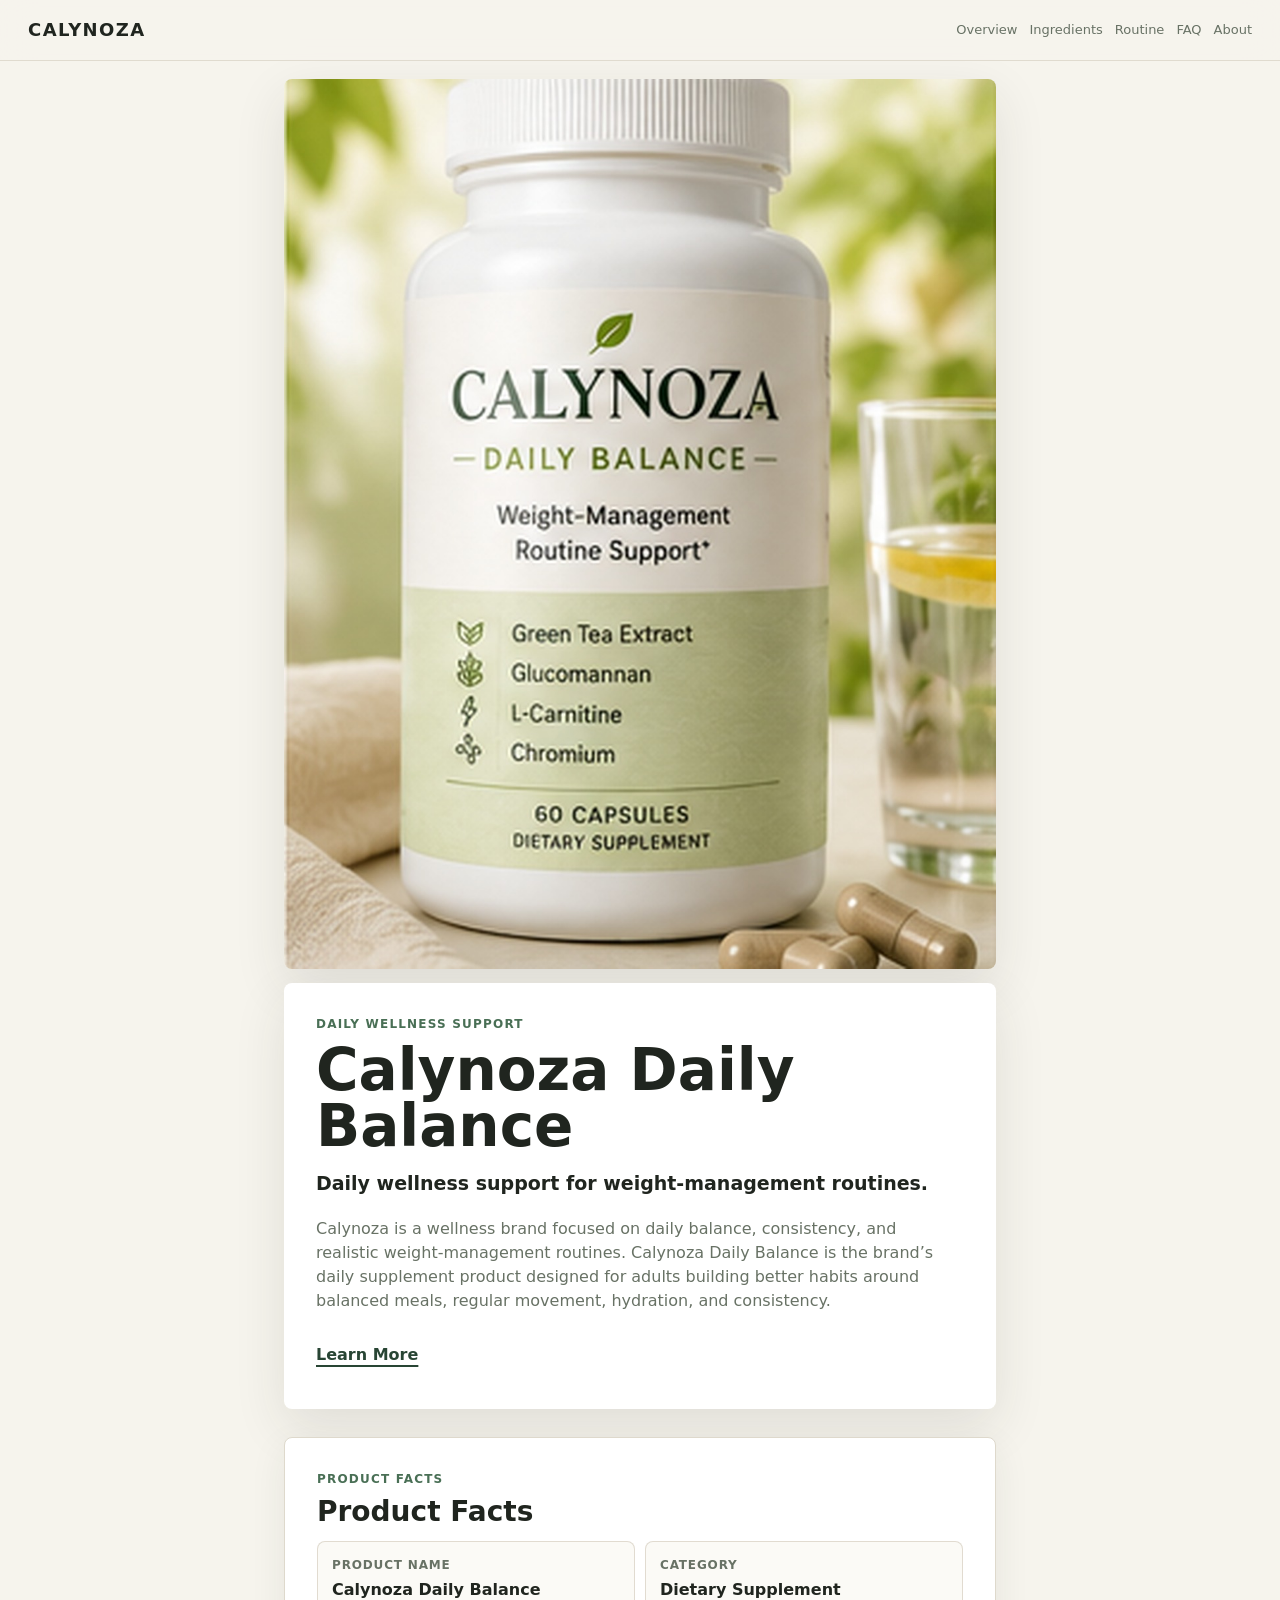
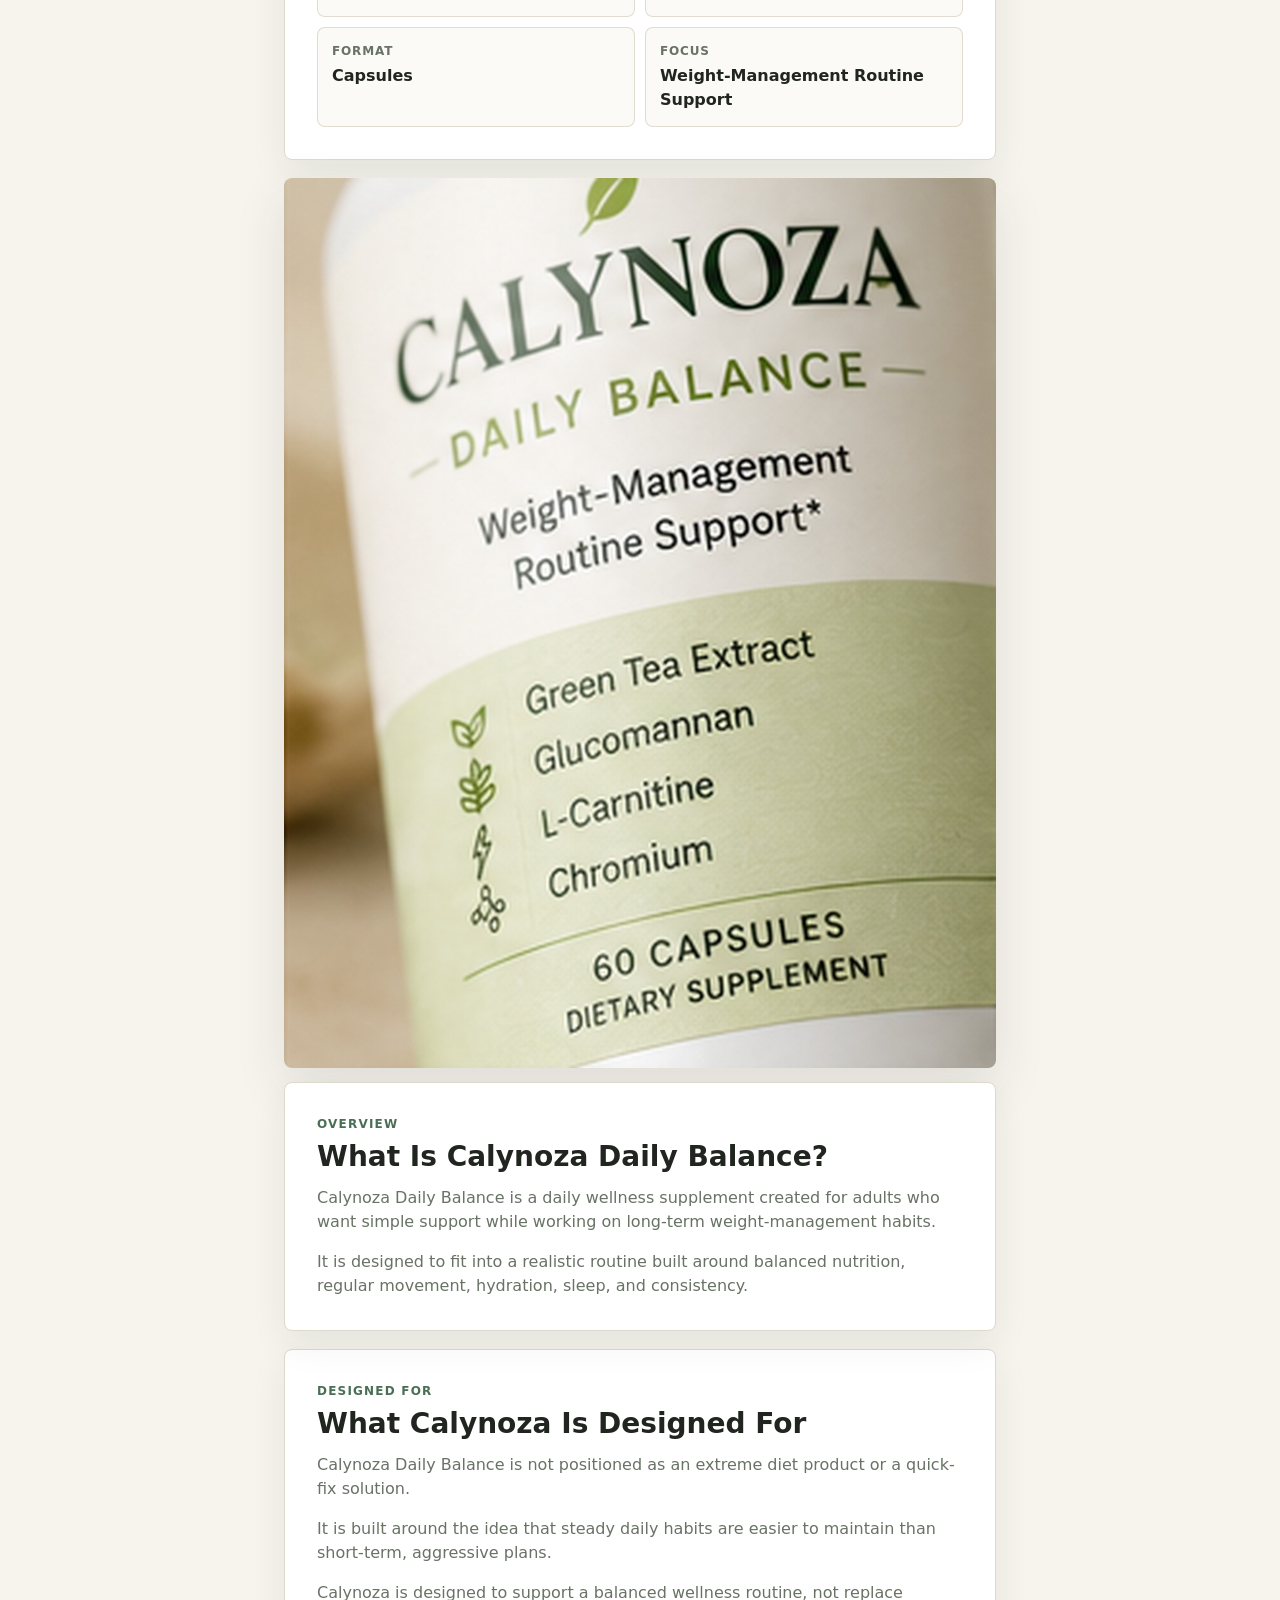
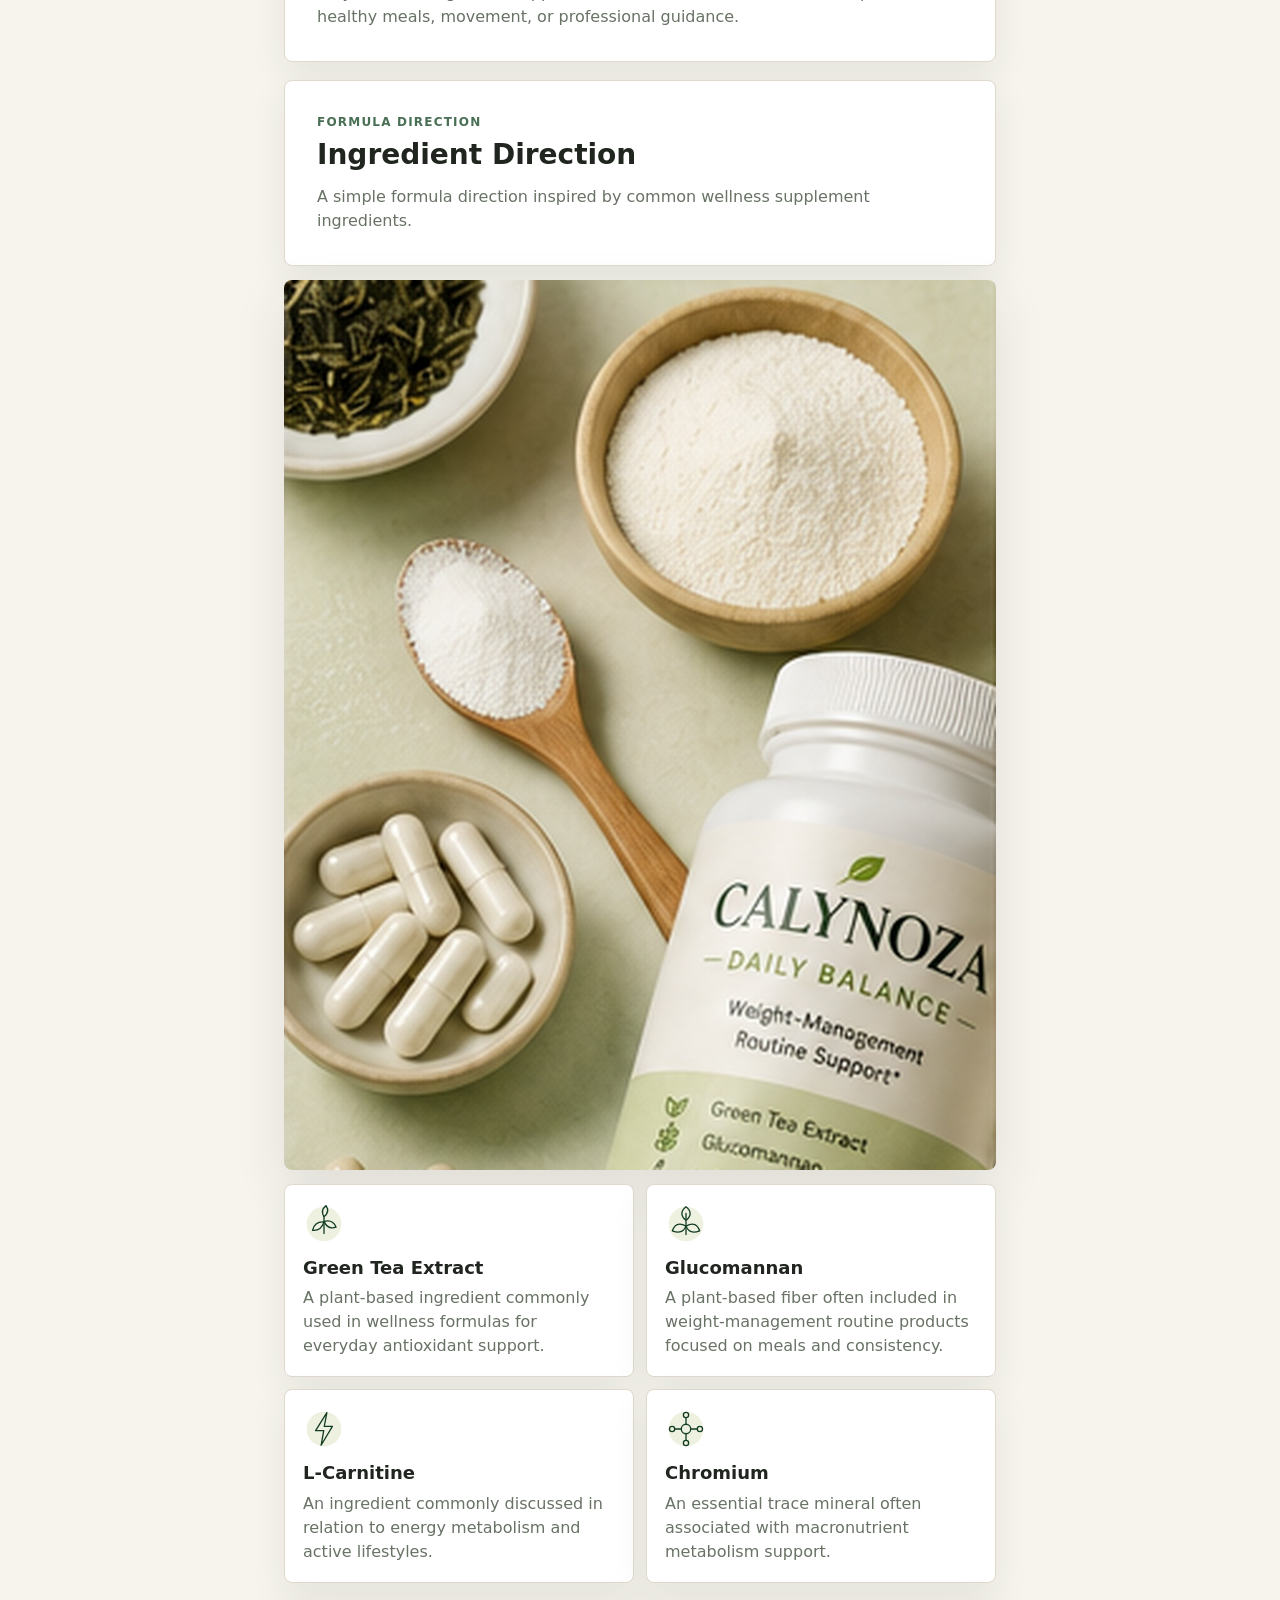
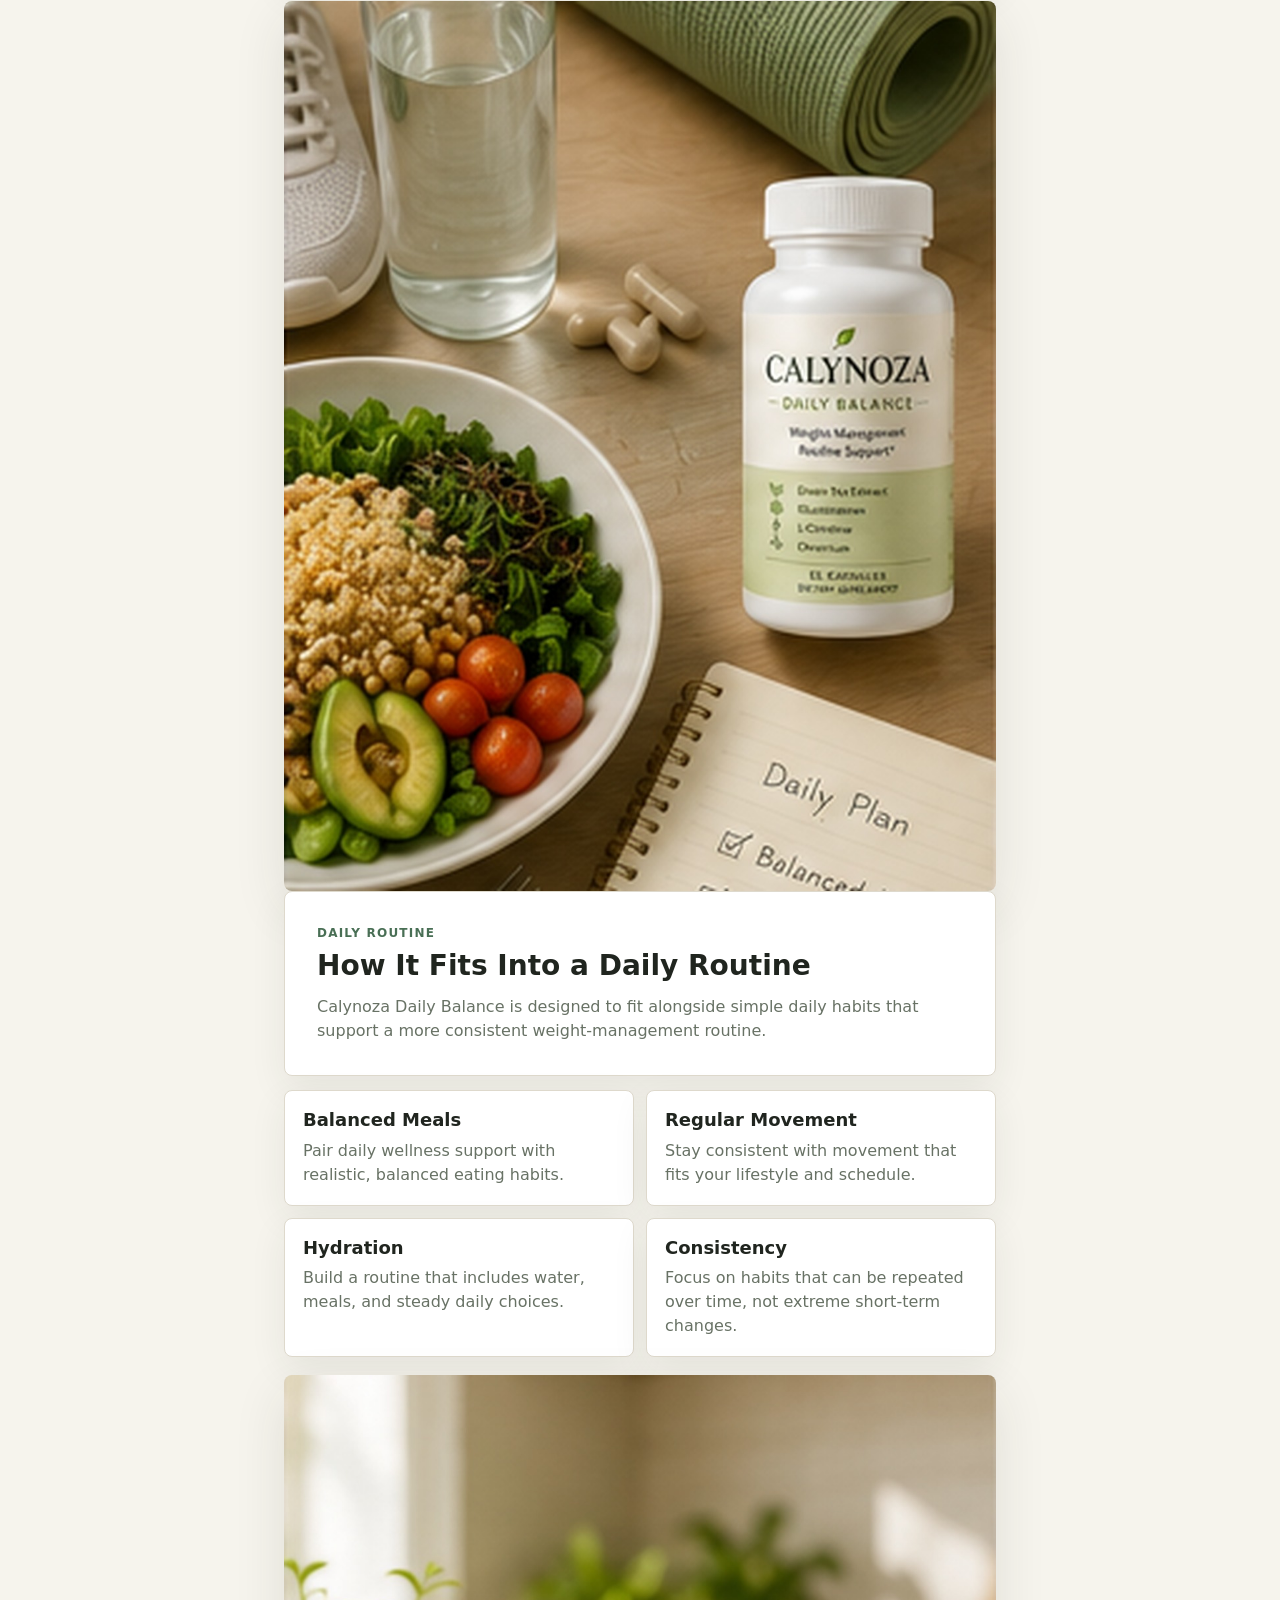
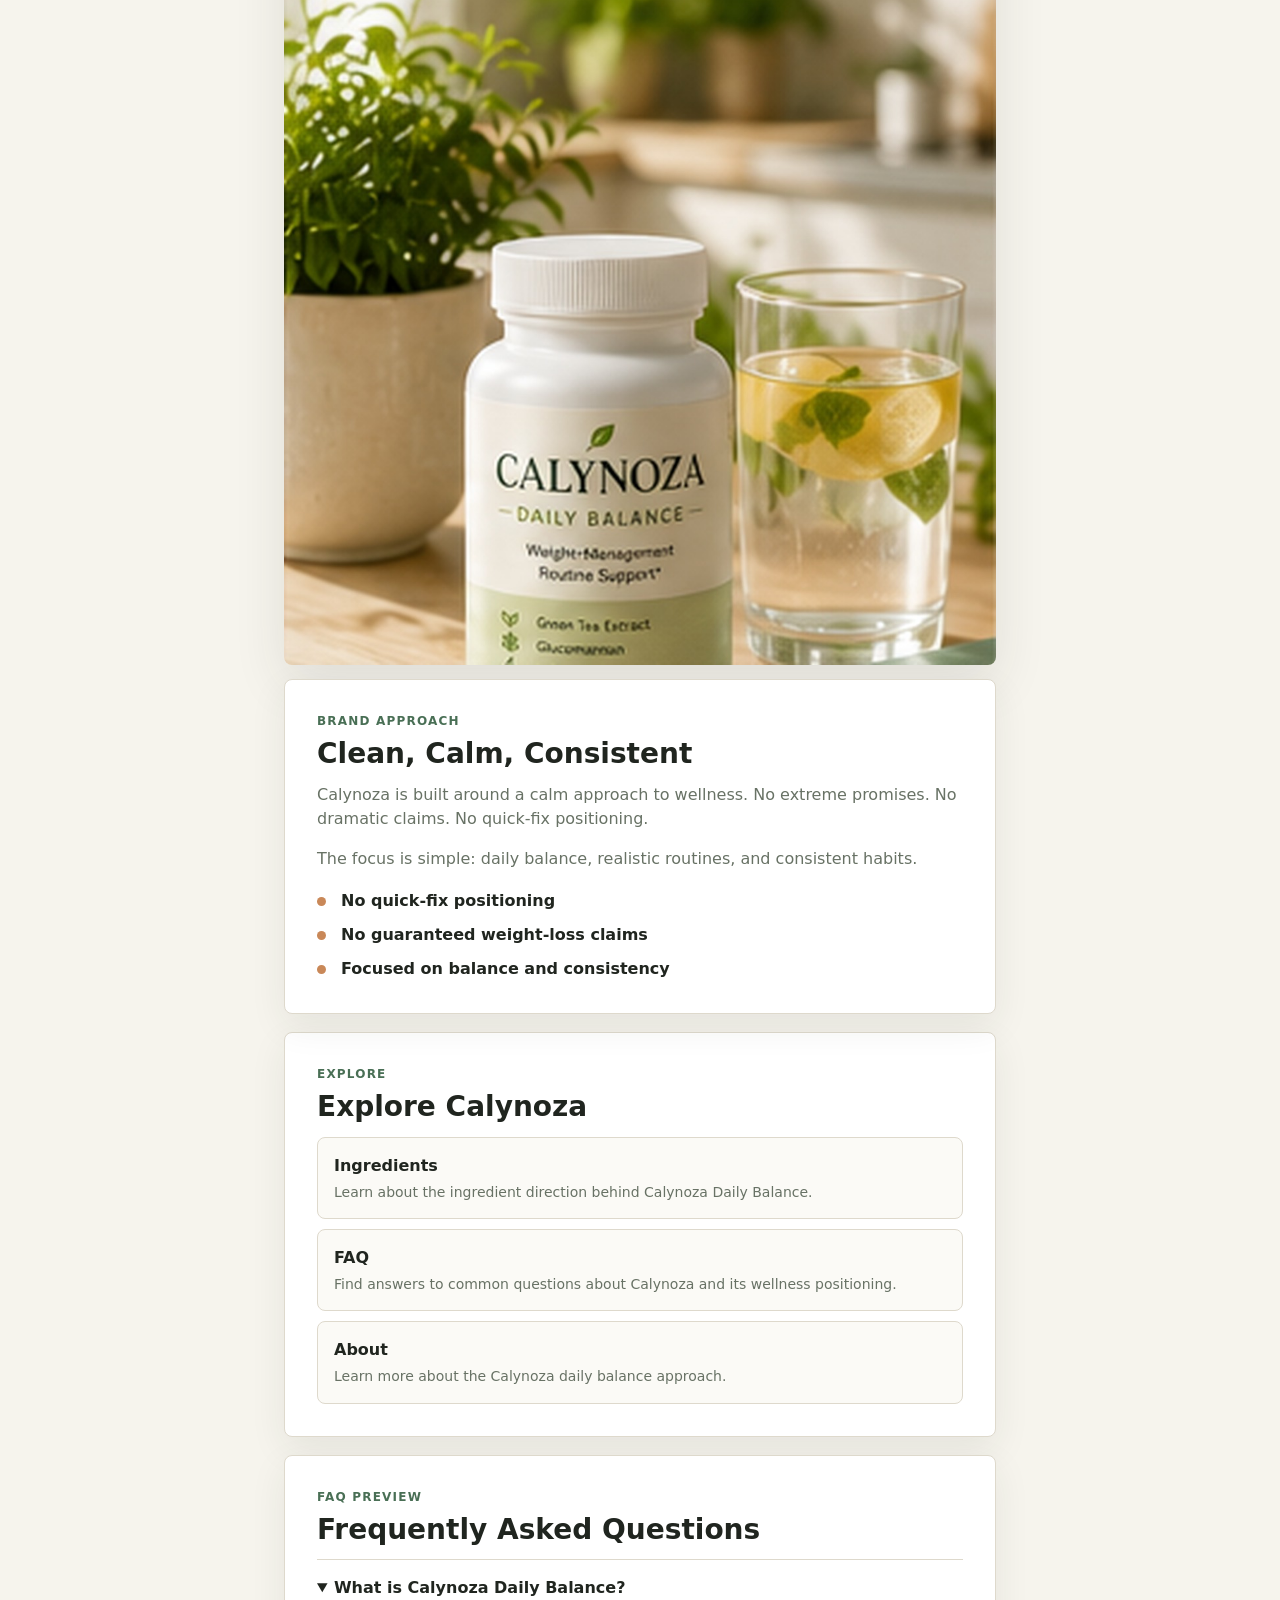
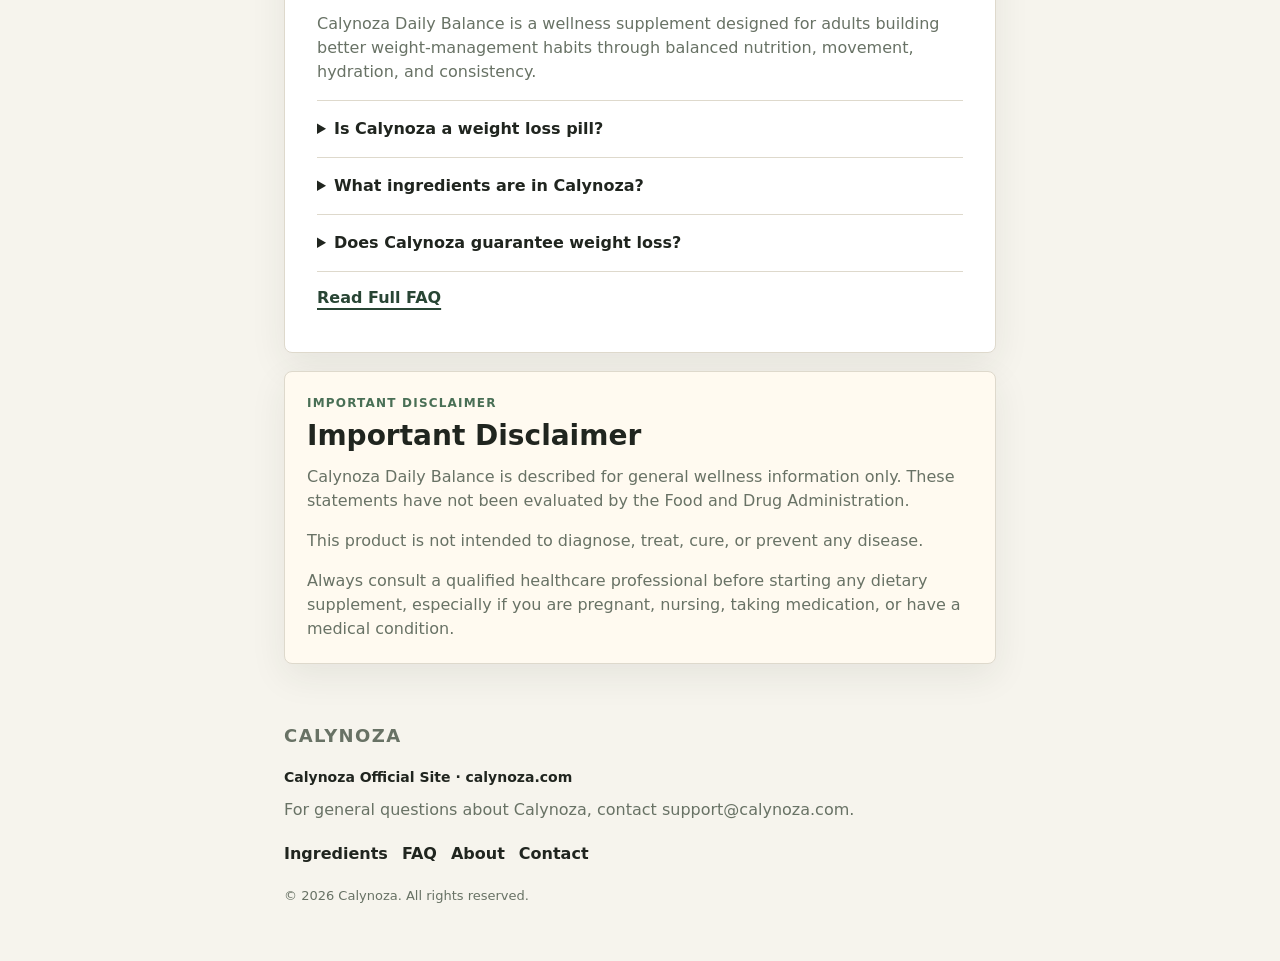
<file: index.html>
<!doctype html>
<html lang="en">
  <head>
    <meta charset="utf-8">
    <meta name="viewport" content="width=device-width, initial-scale=1">
    <title>Calynoza Official | Calynoza Daily Balance</title>
    <meta name="description" content="Calynoza is a wellness brand focused on daily balance and weight-management routine support. Learn about Calynoza Daily Balance, ingredients, FAQ, and the brand approach.">
    <meta name="robots" content="index, follow">
    <link rel="canonical" href="https://calynoza.com/">
    <meta property="og:type" content="website">
    <meta property="og:site_name" content="CALYNOZA">
    <meta property="og:title" content="Calynoza Official | Calynoza Daily Balance">
    <meta property="og:description" content="Calynoza is a wellness brand focused on daily balance and weight-management routine support.">
    <meta property="og:url" content="https://calynoza.com/">
    <meta property="og:image" content="https://calynoza.com/assets/calynoza-og-image.jpg">
    <meta name="twitter:card" content="summary_large_image">
    <meta name="twitter:title" content="Calynoza Official | Calynoza Daily Balance">
    <meta name="twitter:description" content="Calynoza is a wellness brand focused on daily balance and weight-management routine support.">
    <meta name="twitter:image" content="https://calynoza.com/assets/calynoza-og-image.jpg">
    <link rel="stylesheet" href="styles.css">
  </head>
  <body>
    <header class="site-header">
      <a class="brand" href="/" aria-label="CALYNOZA home">CALYNOZA</a>
      <nav class="nav" aria-label="Primary navigation">
        <a href="/">Overview</a>
        <a href="/ingredients/">Ingredients</a>
        <a href="/#routine">Routine</a>
        <a href="/faq/">FAQ</a>
        <a href="/about/">About</a>
      </nav>
    </header>

    <main>
      <section class="hero" id="overview">
        <img class="hero-image" src="assets/calynoza-mobile-hero.jpg" alt="Calynoza Daily Balance bottle with calm wellness styling">
        <div class="hero-copy">
          <p class="eyebrow">Daily wellness support</p>
          <h1>Calynoza Daily Balance</h1>
          <p class="subtitle">Daily wellness support for weight-management routines.</p>
          <p>Calynoza is a wellness brand focused on daily balance, consistency, and realistic weight-management routines. Calynoza Daily Balance is the brand’s daily supplement product designed for adults building better habits around balanced meals, regular movement, hydration, and consistency.</p>
          <a class="text-link" href="#facts">Learn More</a>
        </div>
      </section>

      <section class="section card" id="facts">
        <p class="section-kicker">Product Facts</p>
        <h2>Product Facts</h2>
        <dl class="facts-grid">
          <div>
            <dt>Product Name</dt>
            <dd>Calynoza Daily Balance</dd>
          </div>
          <div>
            <dt>Category</dt>
            <dd>Dietary Supplement</dd>
          </div>
          <div>
            <dt>Format</dt>
            <dd>Capsules</dd>
          </div>
          <div>
            <dt>Focus</dt>
            <dd>Weight-Management Routine Support</dd>
          </div>
        </dl>
      </section>

      <section class="section split-card">
        <img src="assets/calynoza-label-closeup.jpg" alt="Close-up view of Calynoza Daily Balance label">
        <div class="card">
          <p class="section-kicker">Overview</p>
          <h2>What Is Calynoza Daily Balance?</h2>
          <p>Calynoza Daily Balance is a daily wellness supplement created for adults who want simple support while working on long-term weight-management habits.</p>
          <p>It is designed to fit into a realistic routine built around balanced nutrition, regular movement, hydration, sleep, and consistency.</p>
        </div>
      </section>

      <section class="section card">
        <p class="section-kicker">Designed For</p>
        <h2>What Calynoza Is Designed For</h2>
        <p>Calynoza Daily Balance is not positioned as an extreme diet product or a quick-fix solution.</p>
        <p>It is built around the idea that steady daily habits are easier to maintain than short-term, aggressive plans.</p>
        <p>Calynoza is designed to support a balanced wellness routine, not replace healthy meals, movement, or professional guidance.</p>
      </section>

      <section class="section" id="ingredients">
        <div class="card intro-card">
          <p class="section-kicker">Formula Direction</p>
          <h2>Ingredient Direction</h2>
          <p>A simple formula direction inspired by common wellness supplement ingredients.</p>
        </div>
        <img class="full-image" src="assets/calynoza-ingredient-blend.jpg" alt="Ingredient blend arranged for Calynoza Daily Balance">
        <div class="ingredient-list">
          <article class="mini-card">
            <img src="assets/icon-green-tea.svg" alt="Green Tea Extract icon">
            <h3>Green Tea Extract</h3>
            <p>A plant-based ingredient commonly used in wellness formulas for everyday antioxidant support.</p>
          </article>
          <article class="mini-card">
            <img src="assets/icon-glucomannan.svg" alt="Glucomannan plant fiber icon">
            <h3>Glucomannan</h3>
            <p>A plant-based fiber often included in weight-management routine products focused on meals and consistency.</p>
          </article>
          <article class="mini-card">
            <img src="assets/icon-l-carnitine.svg" alt="L-Carnitine energy support icon">
            <h3>L-Carnitine</h3>
            <p>An ingredient commonly discussed in relation to energy metabolism and active lifestyles.</p>
          </article>
          <article class="mini-card">
            <img src="assets/icon-chromium.svg" alt="Chromium mineral support icon">
            <h3>Chromium</h3>
            <p>An essential trace mineral often associated with macronutrient metabolism support.</p>
          </article>
        </div>
      </section>

      <section class="section" id="routine">
        <img class="full-image" src="assets/calynoza-daily-routine-mobile.jpg" alt="Daily wellness routine with Calynoza Daily Balance">
        <div class="card">
          <p class="section-kicker">Daily Routine</p>
          <h2>How It Fits Into a Daily Routine</h2>
          <p>Calynoza Daily Balance is designed to fit alongside simple daily habits that support a more consistent weight-management routine.</p>
        </div>
        <div class="routine-grid">
          <article class="mini-card">
            <h3>Balanced Meals</h3>
            <p>Pair daily wellness support with realistic, balanced eating habits.</p>
          </article>
          <article class="mini-card">
            <h3>Regular Movement</h3>
            <p>Stay consistent with movement that fits your lifestyle and schedule.</p>
          </article>
          <article class="mini-card">
            <h3>Hydration</h3>
            <p>Build a routine that includes water, meals, and steady daily choices.</p>
          </article>
          <article class="mini-card">
            <h3>Consistency</h3>
            <p>Focus on habits that can be repeated over time, not extreme short-term changes.</p>
          </article>
        </div>
      </section>

      <section class="section split-card">
        <img src="assets/calynoza-lifestyle-mobile.jpg" alt="Calm daily lifestyle setting for Calynoza Daily Balance">
        <div class="card">
          <p class="section-kicker">Brand Approach</p>
          <h2>Clean, Calm, Consistent</h2>
          <p>Calynoza is built around a calm approach to wellness. No extreme promises. No dramatic claims. No quick-fix positioning.</p>
          <p>The focus is simple: daily balance, realistic routines, and consistent habits.</p>
          <ul class="check-list">
            <li>No quick-fix positioning</li>
            <li>No guaranteed weight-loss claims</li>
            <li>Focused on balance and consistency</li>
          </ul>
        </div>
      </section>

      <section class="section">
        <div class="card">
          <p class="section-kicker">Explore</p>
          <h2>Explore Calynoza</h2>
          <div class="explore-list">
            <a href="/ingredients/">
              <span>Ingredients</span>
              <small>Learn about the ingredient direction behind Calynoza Daily Balance.</small>
            </a>
            <a href="/faq/">
              <span>FAQ</span>
              <small>Find answers to common questions about Calynoza and its wellness positioning.</small>
            </a>
            <a href="/about/">
              <span>About</span>
              <small>Learn more about the Calynoza daily balance approach.</small>
            </a>
          </div>
        </div>
      </section>

      <section class="section card" id="faq">
        <p class="section-kicker">FAQ Preview</p>
        <h2>Frequently Asked Questions</h2>
        <details open>
          <summary>What is Calynoza Daily Balance?</summary>
          <p>Calynoza Daily Balance is a wellness supplement designed for adults building better weight-management habits through balanced nutrition, movement, hydration, and consistency.</p>
        </details>
        <details>
          <summary>Is Calynoza a weight loss pill?</summary>
          <p>Calynoza is not positioned as a quick-fix weight loss pill. It is designed as part of a daily wellness routine for adults working on long-term weight-management habits.</p>
        </details>
        <details>
          <summary>What ingredients are in Calynoza?</summary>
          <p>Calynoza Daily Balance is built around a formula direction inspired by Green Tea Extract, Glucomannan, L-Carnitine, and Chromium.</p>
        </details>
        <details>
          <summary>Does Calynoza guarantee weight loss?</summary>
          <p>No. Calynoza does not guarantee weight loss. Results vary and weight management depends on many factors, including nutrition, activity, sleep, health status, and consistency.</p>
        </details>
        <a class="text-link" href="/faq/">Read Full FAQ</a>
      </section>

      <section class="section disclaimer-card">
        <p class="section-kicker">Important Disclaimer</p>
        <h2>Important Disclaimer</h2>
        <p>Calynoza Daily Balance is described for general wellness information only. These statements have not been evaluated by the Food and Drug Administration.</p>
        <p>This product is not intended to diagnose, treat, cure, or prevent any disease.</p>
        <p>Always consult a qualified healthcare professional before starting any dietary supplement, especially if you are pregnant, nursing, taking medication, or have a medical condition.</p>
      </section>
    </main>

    <footer class="footer">
      <p class="footer-brand">CALYNOZA</p>
      <p class="official-site">Calynoza Official Site · calynoza.com</p>
      <p>For general questions about Calynoza, contact <a href="mailto:support@calynoza.com">support@calynoza.com</a>.</p>
      <nav aria-label="Footer navigation">
        <a href="/ingredients/">Ingredients</a>
        <a href="/faq/">FAQ</a>
        <a href="/about/">About</a>
        <a href="mailto:support@calynoza.com">Contact</a>
      </nav>
      <p class="copyright">© 2026 Calynoza. All rights reserved.</p>
    </footer>
  </body>
</html>
</file>
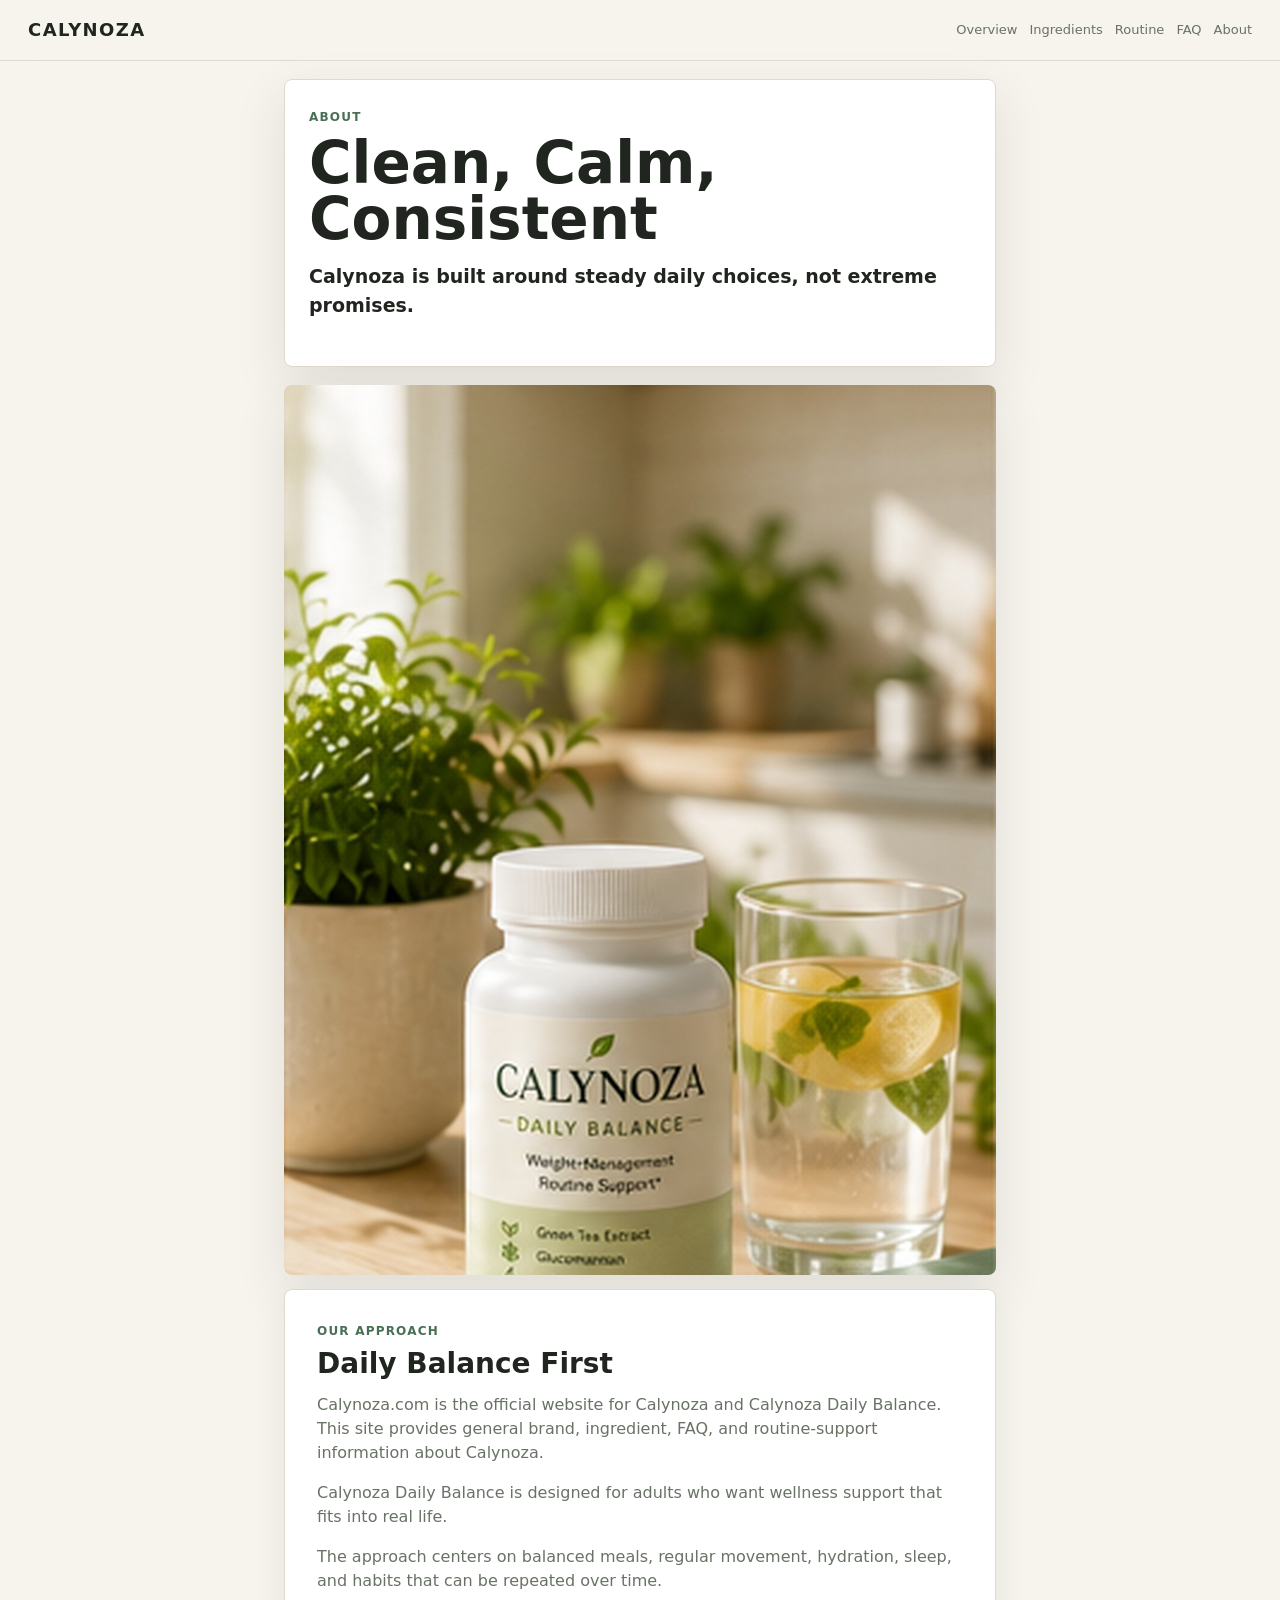
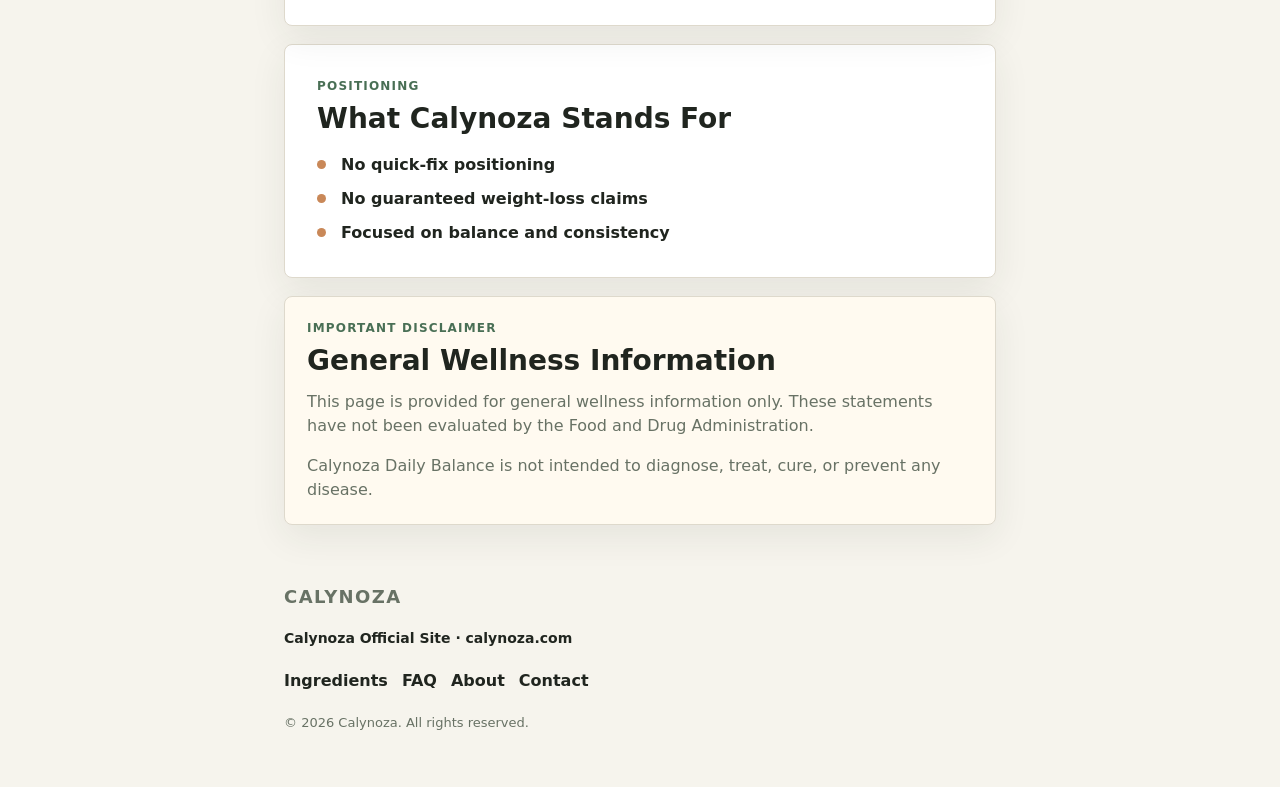
<file: about/index.html>
<!doctype html>
<html lang="en">
  <head>
    <meta charset="utf-8">
    <meta name="viewport" content="width=device-width, initial-scale=1">
    <title>About Calynoza | Clean, Calm, Consistent</title>
    <meta name="description" content="Learn about the Calynoza approach to daily balance, realistic routines, and consistent wellness habits.">
    <meta name="robots" content="index, follow">
    <link rel="canonical" href="https://calynoza.com/about/">
    <meta property="og:type" content="website">
    <meta property="og:site_name" content="CALYNOZA">
    <meta property="og:title" content="About Calynoza | Clean, Calm, Consistent">
    <meta property="og:description" content="The Calynoza approach centers on daily balance, realistic routines, and consistent wellness habits.">
    <meta property="og:url" content="https://calynoza.com/about/">
    <meta property="og:image" content="https://calynoza.com/assets/calynoza-og-image.jpg">
    <meta name="twitter:card" content="summary_large_image">
    <meta name="twitter:title" content="About Calynoza | Clean, Calm, Consistent">
    <meta name="twitter:description" content="The Calynoza approach centers on daily balance, realistic routines, and consistent wellness habits.">
    <meta name="twitter:image" content="https://calynoza.com/assets/calynoza-og-image.jpg">
    <link rel="stylesheet" href="/styles.css">
  </head>
  <body>
    <header class="site-header">
      <a class="brand" href="/" aria-label="CALYNOZA home">CALYNOZA</a>
      <nav class="nav" aria-label="Primary navigation">
        <a href="/">Overview</a>
        <a href="/ingredients/">Ingredients</a>
        <a href="/#routine">Routine</a>
        <a href="/faq/">FAQ</a>
        <a href="/about/">About</a>
      </nav>
    </header>

    <main>
      <section class="page-hero">
        <p class="eyebrow">About</p>
        <h1>Clean, Calm, Consistent</h1>
        <p class="subtitle">Calynoza is built around steady daily choices, not extreme promises.</p>
      </section>

      <section class="section split-card">
        <img src="/assets/calynoza-lifestyle-mobile.jpg" alt="Calynoza Daily Balance in a calm daily wellness setting">
        <div class="card">
          <p class="section-kicker">Our Approach</p>
          <h2>Daily Balance First</h2>
          <p>Calynoza.com is the official website for Calynoza and Calynoza Daily Balance. This site provides general brand, ingredient, FAQ, and routine-support information about Calynoza.</p>
          <p>Calynoza Daily Balance is designed for adults who want wellness support that fits into real life.</p>
          <p>The approach centers on balanced meals, regular movement, hydration, sleep, and habits that can be repeated over time.</p>
        </div>
      </section>

      <section class="section card">
        <p class="section-kicker">Positioning</p>
        <h2>What Calynoza Stands For</h2>
        <ul class="check-list">
          <li>No quick-fix positioning</li>
          <li>No guaranteed weight-loss claims</li>
          <li>Focused on balance and consistency</li>
        </ul>
      </section>

      <section class="section disclaimer-card">
        <p class="section-kicker">Important Disclaimer</p>
        <h2>General Wellness Information</h2>
        <p>This page is provided for general wellness information only. These statements have not been evaluated by the Food and Drug Administration.</p>
        <p>Calynoza Daily Balance is not intended to diagnose, treat, cure, or prevent any disease.</p>
      </section>
    </main>

    <footer class="footer">
      <p class="footer-brand">CALYNOZA</p>
      <p class="official-site">Calynoza Official Site · calynoza.com</p>
      <nav aria-label="Footer navigation">
        <a href="/ingredients/">Ingredients</a>
        <a href="/faq/">FAQ</a>
        <a href="/about/">About</a>
        <a href="mailto:support@calynoza.com">Contact</a>
      </nav>
      <p class="copyright">© 2026 Calynoza. All rights reserved.</p>
    </footer>
  </body>
</html>
</file>
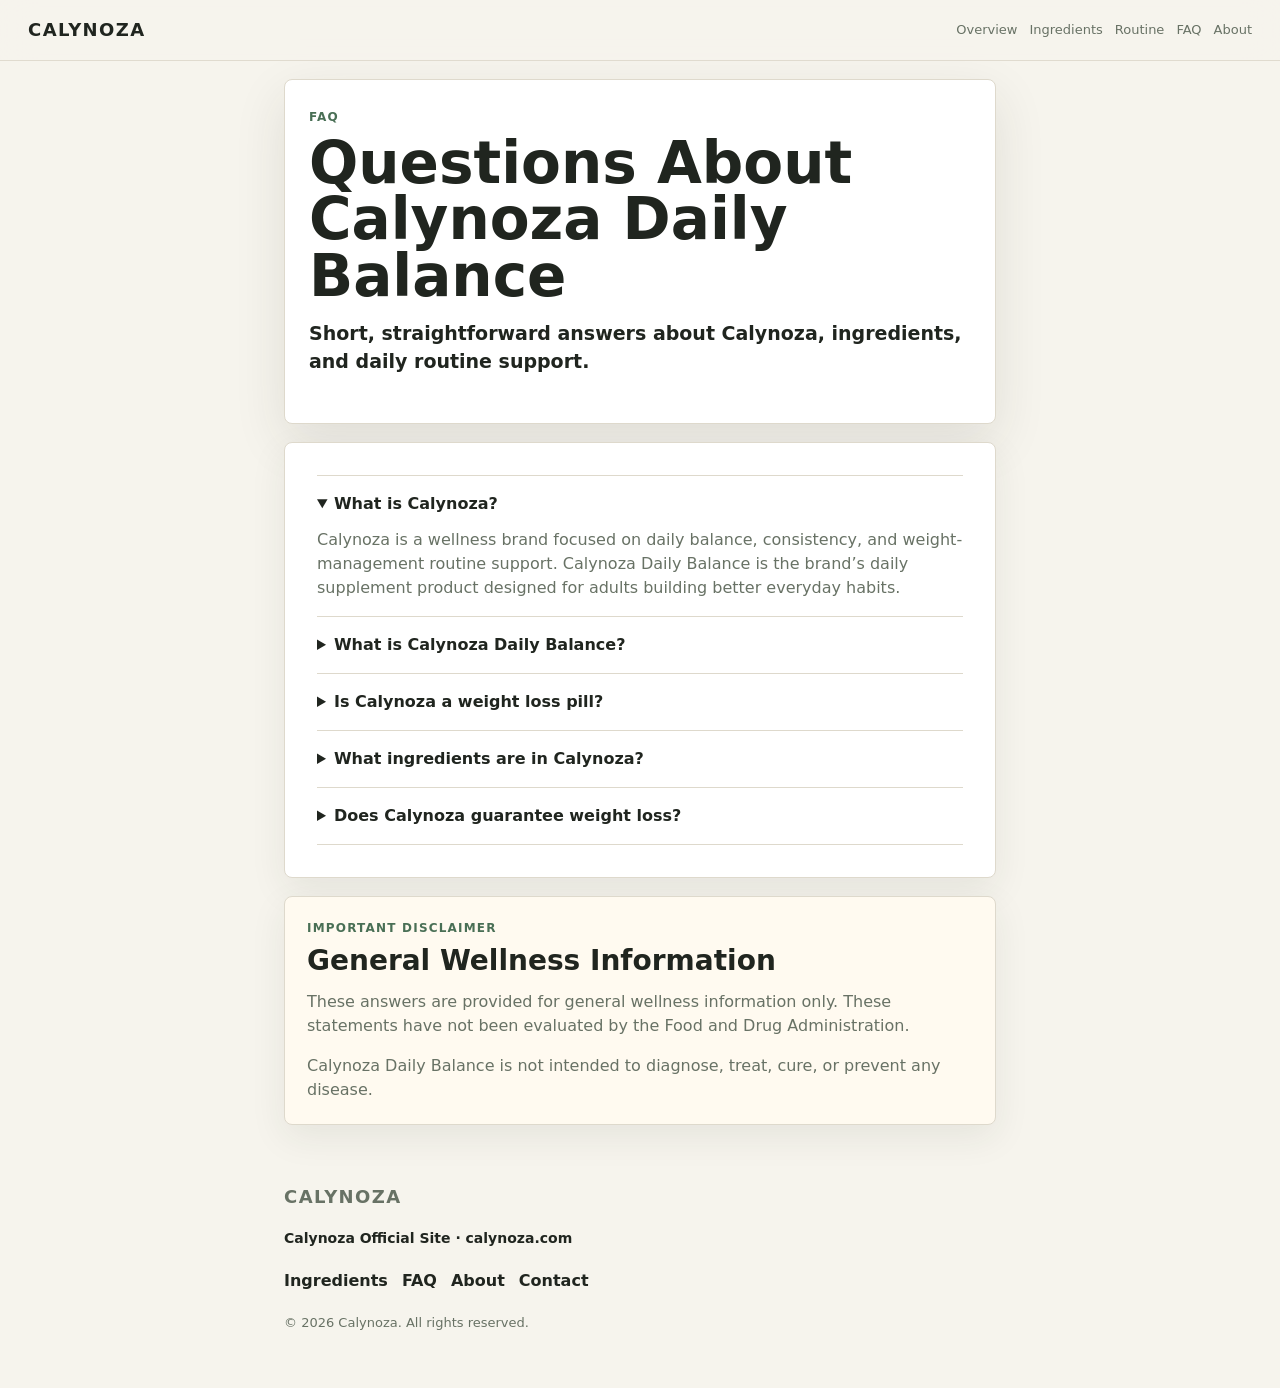
<file: faq/index.html>
<!doctype html>
<html lang="en">
  <head>
    <meta charset="utf-8">
    <meta name="viewport" content="width=device-width, initial-scale=1">
    <title>Calynoza FAQ | Daily Balance Questions</title>
    <meta name="description" content="Read common questions about Calynoza Daily Balance, ingredients, daily wellness routines, and weight-management support positioning.">
    <meta name="robots" content="index, follow">
    <link rel="canonical" href="https://calynoza.com/faq/">
    <meta property="og:type" content="website">
    <meta property="og:site_name" content="CALYNOZA">
    <meta property="og:title" content="Calynoza FAQ | Daily Balance Questions">
    <meta property="og:description" content="Common questions about Calynoza Daily Balance and its daily wellness routine positioning.">
    <meta property="og:url" content="https://calynoza.com/faq/">
    <meta property="og:image" content="https://calynoza.com/assets/calynoza-og-image.jpg">
    <meta name="twitter:card" content="summary_large_image">
    <meta name="twitter:title" content="Calynoza FAQ | Daily Balance Questions">
    <meta name="twitter:description" content="Common questions about Calynoza Daily Balance and its daily wellness routine positioning.">
    <meta name="twitter:image" content="https://calynoza.com/assets/calynoza-og-image.jpg">
    <link rel="stylesheet" href="/styles.css">
  </head>
  <body>
    <header class="site-header">
      <a class="brand" href="/" aria-label="CALYNOZA home">CALYNOZA</a>
      <nav class="nav" aria-label="Primary navigation">
        <a href="/">Overview</a>
        <a href="/ingredients/">Ingredients</a>
        <a href="/#routine">Routine</a>
        <a href="/faq/">FAQ</a>
        <a href="/about/">About</a>
      </nav>
    </header>

    <main>
      <section class="page-hero">
        <p class="eyebrow">FAQ</p>
        <h1>Questions About Calynoza Daily Balance</h1>
        <p class="subtitle">Short, straightforward answers about Calynoza, ingredients, and daily routine support.</p>
      </section>

      <section class="section card">
        <details open>
          <summary>What is Calynoza?</summary>
          <p>Calynoza is a wellness brand focused on daily balance, consistency, and weight-management routine support. Calynoza Daily Balance is the brand’s daily supplement product designed for adults building better everyday habits.</p>
        </details>
        <details>
          <summary>What is Calynoza Daily Balance?</summary>
          <p>Calynoza Daily Balance is a wellness supplement designed for adults building better weight-management habits through balanced nutrition, movement, hydration, and consistency.</p>
        </details>
        <details>
          <summary>Is Calynoza a weight loss pill?</summary>
          <p>Calynoza is not positioned as a quick-fix weight loss pill. It is designed to fit within a daily wellness routine built around steady habits.</p>
        </details>
        <details>
          <summary>What ingredients are in Calynoza?</summary>
          <p>Calynoza Daily Balance is built around a formula direction inspired by Green Tea Extract, Glucomannan, L-Carnitine, and Chromium.</p>
        </details>
        <details>
          <summary>Does Calynoza guarantee weight loss?</summary>
          <p>No. Calynoza does not guarantee weight loss. Weight management depends on many factors, including nutrition, activity, sleep, health status, and consistency.</p>
        </details>
      </section>

      <section class="section disclaimer-card">
        <p class="section-kicker">Important Disclaimer</p>
        <h2>General Wellness Information</h2>
        <p>These answers are provided for general wellness information only. These statements have not been evaluated by the Food and Drug Administration.</p>
        <p>Calynoza Daily Balance is not intended to diagnose, treat, cure, or prevent any disease.</p>
      </section>
    </main>

    <footer class="footer">
      <p class="footer-brand">CALYNOZA</p>
      <p class="official-site">Calynoza Official Site · calynoza.com</p>
      <nav aria-label="Footer navigation">
        <a href="/ingredients/">Ingredients</a>
        <a href="/faq/">FAQ</a>
        <a href="/about/">About</a>
        <a href="mailto:support@calynoza.com">Contact</a>
      </nav>
      <p class="copyright">© 2026 Calynoza. All rights reserved.</p>
    </footer>
  </body>
</html>
</file>
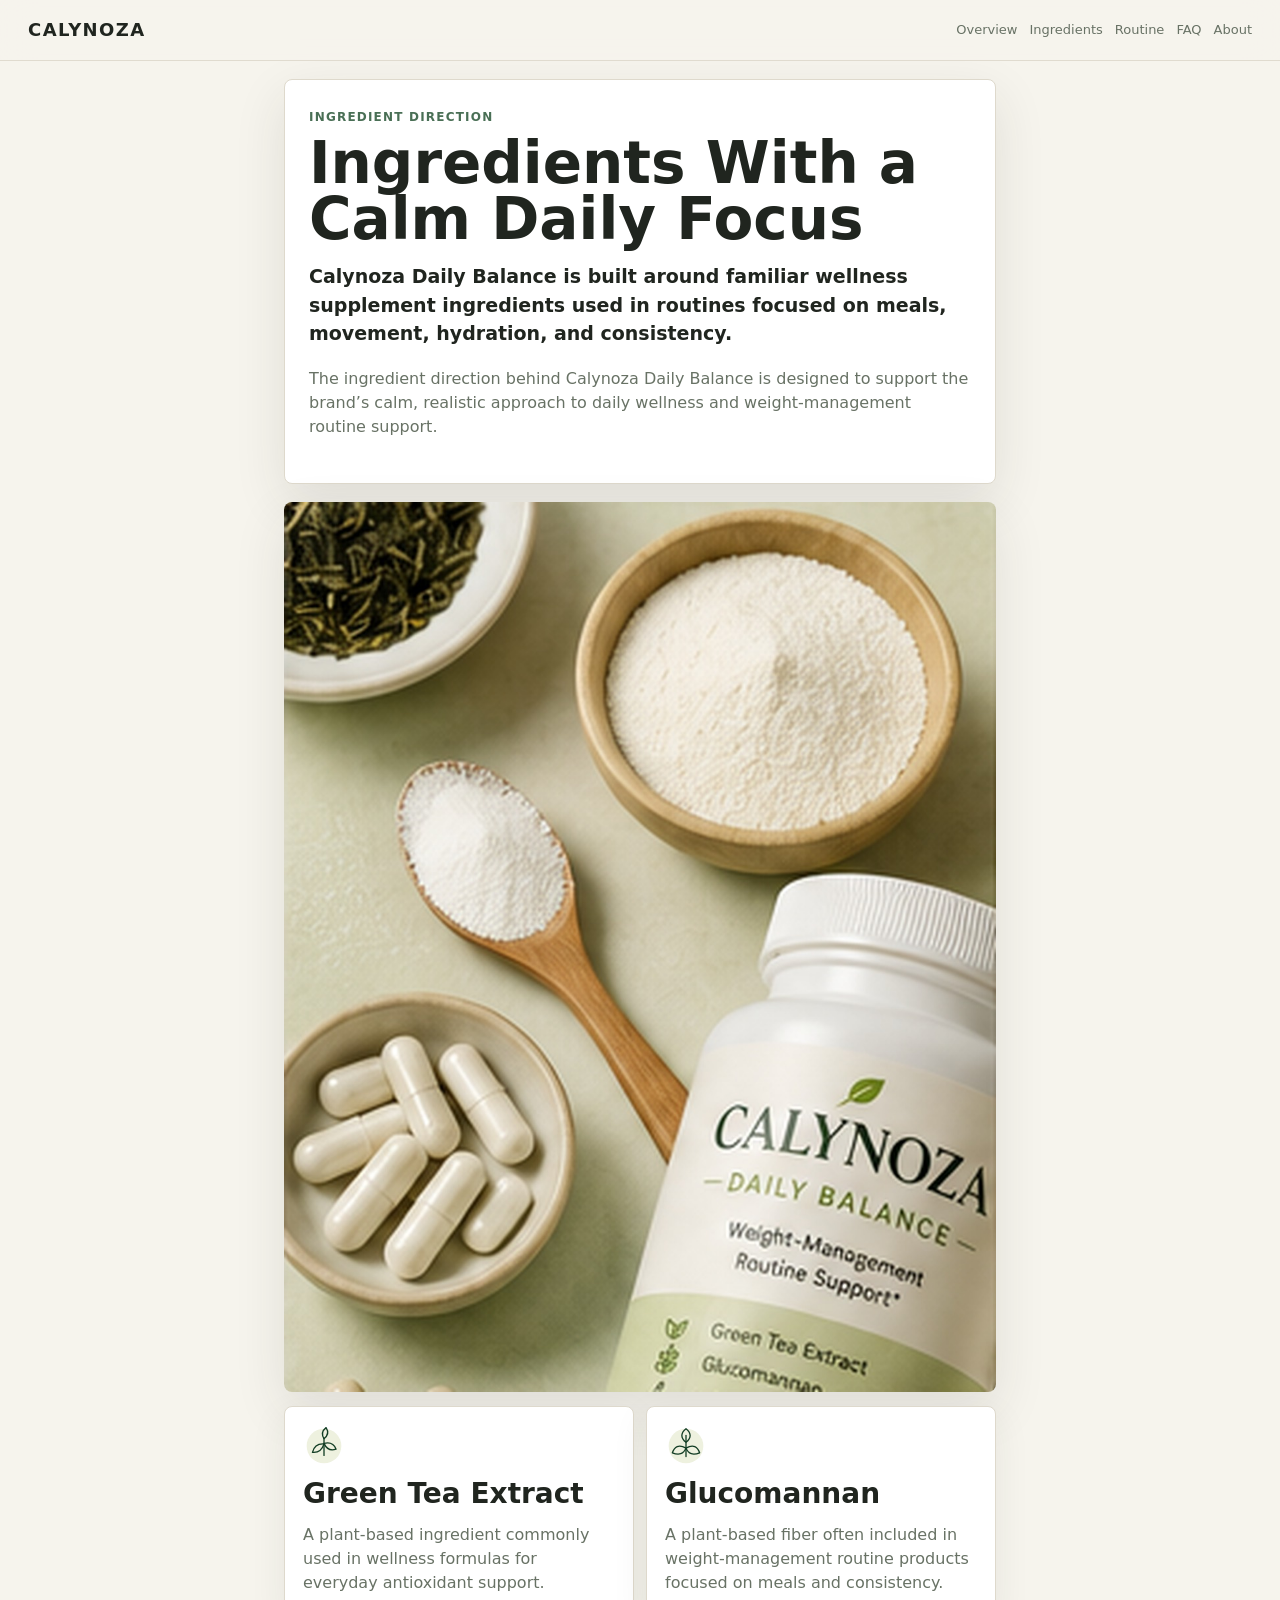
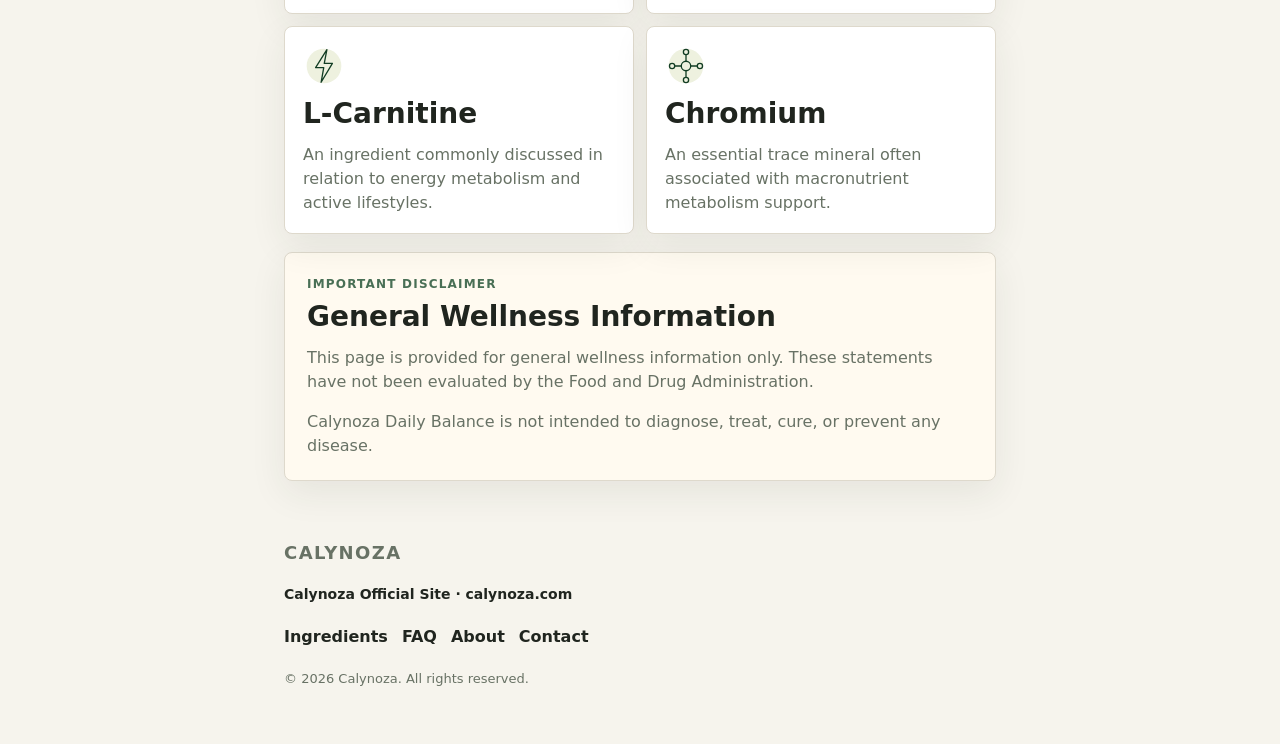
<file: ingredients/index.html>
<!doctype html>
<html lang="en">
  <head>
    <meta charset="utf-8">
    <meta name="viewport" content="width=device-width, initial-scale=1">
    <title>Calynoza Ingredients | Daily Balance Formula Direction</title>
    <meta name="description" content="Explore the Calynoza Daily Balance ingredient direction, including Green Tea Extract, Glucomannan, L-Carnitine, and Chromium for daily wellness support.">
    <meta name="robots" content="index, follow">
    <link rel="canonical" href="https://calynoza.com/ingredients/">
    <meta property="og:type" content="website">
    <meta property="og:site_name" content="CALYNOZA">
    <meta property="og:title" content="Calynoza Ingredients | Daily Balance Formula Direction">
    <meta property="og:description" content="A calm, wellness-focused look at the ingredient direction behind Calynoza Daily Balance.">
    <meta property="og:url" content="https://calynoza.com/ingredients/">
    <meta property="og:image" content="https://calynoza.com/assets/calynoza-og-image.jpg">
    <meta name="twitter:card" content="summary_large_image">
    <meta name="twitter:title" content="Calynoza Ingredients | Daily Balance Formula Direction">
    <meta name="twitter:description" content="A calm, wellness-focused look at the ingredient direction behind Calynoza Daily Balance.">
    <meta name="twitter:image" content="https://calynoza.com/assets/calynoza-og-image.jpg">
    <link rel="stylesheet" href="/styles.css">
  </head>
  <body>
    <header class="site-header">
      <a class="brand" href="/" aria-label="CALYNOZA home">CALYNOZA</a>
      <nav class="nav" aria-label="Primary navigation">
        <a href="/">Overview</a>
        <a href="/ingredients/">Ingredients</a>
        <a href="/#routine">Routine</a>
        <a href="/faq/">FAQ</a>
        <a href="/about/">About</a>
      </nav>
    </header>

    <main>
      <section class="page-hero">
        <p class="eyebrow">Ingredient Direction</p>
        <h1>Ingredients With a Calm Daily Focus</h1>
        <p class="subtitle">Calynoza Daily Balance is built around familiar wellness supplement ingredients used in routines focused on meals, movement, hydration, and consistency.</p>
        <p>The ingredient direction behind Calynoza Daily Balance is designed to support the brand’s calm, realistic approach to daily wellness and weight-management routine support.</p>
      </section>

      <section class="section">
        <img class="full-image" src="/assets/calynoza-ingredient-blend.jpg" alt="Calynoza Daily Balance ingredient blend with botanical and capsule elements">
        <div class="ingredient-list">
          <article class="mini-card">
            <img src="/assets/icon-green-tea.svg" alt="Green Tea Extract icon">
            <h2>Green Tea Extract</h2>
            <p>A plant-based ingredient commonly used in wellness formulas for everyday antioxidant support.</p>
          </article>
          <article class="mini-card">
            <img src="/assets/icon-glucomannan.svg" alt="Glucomannan plant fiber icon">
            <h2>Glucomannan</h2>
            <p>A plant-based fiber often included in weight-management routine products focused on meals and consistency.</p>
          </article>
          <article class="mini-card">
            <img src="/assets/icon-l-carnitine.svg" alt="L-Carnitine energy support icon">
            <h2>L-Carnitine</h2>
            <p>An ingredient commonly discussed in relation to energy metabolism and active lifestyles.</p>
          </article>
          <article class="mini-card">
            <img src="/assets/icon-chromium.svg" alt="Chromium mineral support icon">
            <h2>Chromium</h2>
            <p>An essential trace mineral often associated with macronutrient metabolism support.</p>
          </article>
        </div>
      </section>

      <section class="section disclaimer-card">
        <p class="section-kicker">Important Disclaimer</p>
        <h2>General Wellness Information</h2>
        <p>This page is provided for general wellness information only. These statements have not been evaluated by the Food and Drug Administration.</p>
        <p>Calynoza Daily Balance is not intended to diagnose, treat, cure, or prevent any disease.</p>
      </section>
    </main>

    <footer class="footer">
      <p class="footer-brand">CALYNOZA</p>
      <p class="official-site">Calynoza Official Site · calynoza.com</p>
      <nav aria-label="Footer navigation">
        <a href="/ingredients/">Ingredients</a>
        <a href="/faq/">FAQ</a>
        <a href="/about/">About</a>
        <a href="mailto:support@calynoza.com">Contact</a>
      </nav>
      <p class="copyright">© 2026 Calynoza. All rights reserved.</p>
    </footer>
  </body>
</html>
</file>
<file: styles.css>
:root {
  color-scheme: light;
  --bg: #f6f4ed;
  --surface: #ffffff;
  --surface-soft: #fbfaf6;
  --ink: #20251f;
  --muted: #687265;
  --line: #ded9cc;
  --accent: #496f55;
  --accent-dark: #284534;
  --warm: #c98858;
  --shadow: 0 18px 52px rgba(42, 49, 39, 0.11);
}

* {
  box-sizing: border-box;
}

html {
  scroll-behavior: smooth;
}

body {
  margin: 0;
  color: var(--ink);
  background: var(--bg);
  font-family: Inter, ui-sans-serif, system-ui, -apple-system, BlinkMacSystemFont, "Segoe UI", sans-serif;
  line-height: 1.5;
}

img {
  display: block;
  width: 100%;
  height: auto;
}

a {
  color: inherit;
}

.site-header {
  position: sticky;
  top: 0;
  z-index: 10;
  display: flex;
  align-items: center;
  justify-content: space-between;
  gap: 18px;
  padding: 14px 18px;
  background: rgba(246, 244, 237, 0.92);
  border-bottom: 1px solid rgba(222, 217, 204, 0.9);
  backdrop-filter: blur(16px);
}

.brand,
.footer-brand {
  font-size: 18px;
  font-weight: 800;
  letter-spacing: 0.08em;
  text-decoration: none;
}

.nav {
  display: flex;
  gap: 12px;
  overflow-x: auto;
  white-space: nowrap;
  color: var(--muted);
  font-size: 13px;
  scrollbar-width: none;
}

.nav::-webkit-scrollbar {
  display: none;
}

.nav a,
.footer a {
  text-decoration: none;
}

.nav a {
  padding: 6px 0;
}

main {
  max-width: 760px;
  margin: 0 auto;
  padding: 0 16px 28px;
}

.hero {
  padding: 18px 0 10px;
}

.page-hero {
  margin-top: 18px;
  padding: 28px 24px;
  border: 1px solid var(--line);
  border-radius: 8px;
  background: var(--surface);
  box-shadow: var(--shadow);
}

.hero-image,
.full-image,
.split-card > img {
  border-radius: 8px;
  box-shadow: var(--shadow);
}

.hero-copy {
  margin-top: 14px;
  padding: 24px;
  border-radius: 8px;
  background: var(--surface);
  box-shadow: var(--shadow);
}

.eyebrow,
.section-kicker {
  margin: 0 0 9px;
  color: var(--accent);
  font-size: 12px;
  font-weight: 800;
  letter-spacing: 0.1em;
  text-transform: uppercase;
}

h1,
h2,
h3,
p {
  margin-top: 0;
}

h1 {
  margin-bottom: 14px;
  font-size: 42px;
  line-height: 0.98;
  letter-spacing: 0;
}

h2 {
  margin-bottom: 14px;
  font-size: 28px;
  line-height: 1.08;
  letter-spacing: 0;
}

h3 {
  margin-bottom: 8px;
  font-size: 18px;
  line-height: 1.2;
}

p {
  color: var(--muted);
}

.subtitle {
  color: var(--ink);
  font-size: 19px;
  font-weight: 700;
}

.text-link {
  display: inline-flex;
  align-items: center;
  min-height: 44px;
  margin-top: 4px;
  color: var(--accent-dark);
  font-weight: 800;
  text-decoration-thickness: 2px;
  text-underline-offset: 5px;
}

.section {
  margin-top: 18px;
}

.card,
.mini-card,
.disclaimer-card {
  border: 1px solid var(--line);
  border-radius: 8px;
  background: var(--surface);
  box-shadow: 0 12px 36px rgba(42, 49, 39, 0.08);
}

.card {
  padding: 24px;
}

.intro-card {
  margin-bottom: 14px;
}

.facts-grid {
  display: grid;
  gap: 10px;
  margin: 0;
}

.facts-grid div {
  padding: 14px;
  border-radius: 8px;
  background: var(--surface-soft);
  border: 1px solid rgba(222, 217, 204, 0.9);
}

dt {
  margin-bottom: 4px;
  color: var(--muted);
  font-size: 12px;
  font-weight: 800;
  letter-spacing: 0.07em;
  text-transform: uppercase;
}

dd {
  margin: 0;
  color: var(--ink);
  font-weight: 800;
}

.split-card {
  display: grid;
  gap: 14px;
}

.ingredient-list,
.routine-grid {
  display: grid;
  gap: 12px;
  margin-top: 14px;
}

.mini-card {
  padding: 18px;
}

.mini-card img {
  width: 42px;
  height: 42px;
  margin-bottom: 12px;
}

.mini-card p,
.card p:last-child,
.disclaimer-card p:last-child {
  margin-bottom: 0;
}

.check-list {
  display: grid;
  gap: 10px;
  margin: 18px 0 0;
  padding: 0;
  list-style: none;
}

.check-list li {
  padding-left: 24px;
  color: var(--ink);
  font-weight: 700;
  position: relative;
}

.check-list li::before {
  content: "";
  position: absolute;
  left: 0;
  top: 0.48em;
  width: 9px;
  height: 9px;
  border-radius: 50%;
  background: var(--warm);
}

.explore-list {
  display: grid;
  gap: 10px;
}

.explore-list a {
  display: grid;
  gap: 4px;
  padding: 16px;
  border: 1px solid var(--line);
  border-radius: 8px;
  background: var(--surface-soft);
  text-decoration: none;
}

.explore-list span {
  color: var(--ink);
  font-weight: 800;
}

.explore-list small {
  color: var(--muted);
  font-size: 14px;
  line-height: 1.45;
}

details {
  padding: 16px 0;
  border-top: 1px solid var(--line);
}

details:last-of-type {
  border-bottom: 1px solid var(--line);
}

summary {
  color: var(--ink);
  cursor: pointer;
  font-weight: 800;
}

details p {
  margin: 12px 0 0;
}

.disclaimer-card {
  padding: 22px;
  background: #fffaf0;
}

.footer {
  max-width: 760px;
  margin: 0 auto;
  padding: 30px 16px 42px;
  color: var(--muted);
}

.footer nav {
  display: flex;
  flex-wrap: wrap;
  gap: 14px;
  margin: 20px 0;
  color: var(--ink);
  font-weight: 700;
}

.official-site {
  margin: 8px 0 10px;
  color: var(--ink);
  font-size: 14px;
  font-weight: 800;
}

.copyright {
  font-size: 13px;
}

@media (min-width: 680px) {
  .site-header {
    padding-inline: 28px;
  }

  main,
  .footer {
    padding-inline: 24px;
  }

  .hero-copy,
  .card {
    padding: 32px;
  }

  .facts-grid,
  .ingredient-list,
  .routine-grid {
    grid-template-columns: repeat(2, minmax(0, 1fr));
  }

  h1 {
    font-size: 58px;
  }
}
</file>
